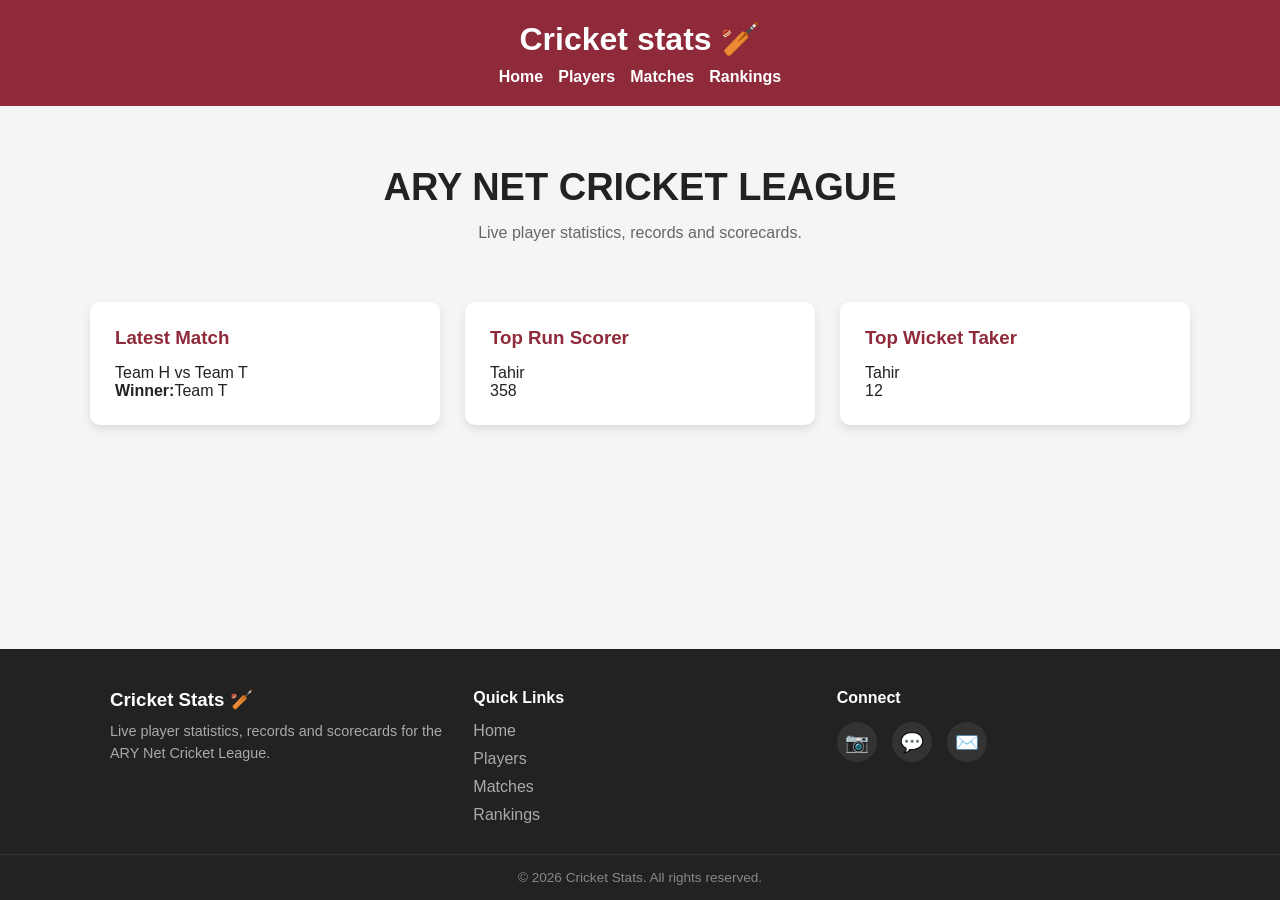
<file: index.html>
<!DOCTYPE html>
<html lang="en">
<head>
    <meta charset="UTF-8">
    <meta name="viewport" content="width=device-width, initial-scale=1.0">
    <title>Cricket stats 🏏</title>
    <link rel="stylesheet" href="style.css">
</head>
<body>
    <header>
        <h1>Cricket stats 🏏</h1>
        <nav>
            <a href="index.html">Home</a>
            <a href="players.html">Players</a>
            <a href="matches.html">Matches</a>
            <a href="rankings.html">Rankings</a>
        </nav>
    </header>

    <main>
        <section class="hero">
            <h2>ARY NET CRICKET LEAGUE</h2>
            <p>Live player statistics, records and scorecards.</p>
        </section>

        <section class="cards">
            <a href="matches.html" class="pointer">
                <div class="card">
                    <h3>Latest Match</h3>
                    <p>Team H vs Team T</p>
                    <p><strong>Winner:</strong>Team T</p>
                </div>
            </a>
            <a href="players.html">
                <div class="card">
                    <h3>Top Run Scorer</h3>
                    <p>Tahir</p>
                    <p>358</p>
                </div>
            </a>
            <a href="players.html">
                <div class="card">
                    <h3>Top Wicket Taker</h3>
                    <p>Tahir</p>
                    <p>12</p>
                </div>
            </a>
        </section>

    </main>

    <footer>
        <div class="footer-content">

            <div class="footer-about">
                <h3>Cricket Stats 🏏</h3>
                <p>Live player statistics, records and scorecards for the ARY Net Cricket League.</p>
            </div>

            <div class="footer-links">
                <h4>Quick Links</h4>
                <a href="index.html">Home</a>
                <a href="players.html">Players</a>
                <a href="matches.html">Matches</a>
                <a href="rankings.html">Rankings</a>
            </div>

            <div class="footer-socials">
                <h4>Connect</h4>
                <div class="social-icons">
                    <a href="#" target="_blank">📷</a>
                    <a href="#" target="_blank">💬</a>
                    <a href="#" target="_blank">✉️</a>
                </div>
            </div>

        </div>

        <div class="footer-bottom">
            <p>© 2026 Cricket Stats. All rights reserved.</p>
        </div>
    </footer>
    

    <script src="main.js"></script>
</body>
</html>
</file>
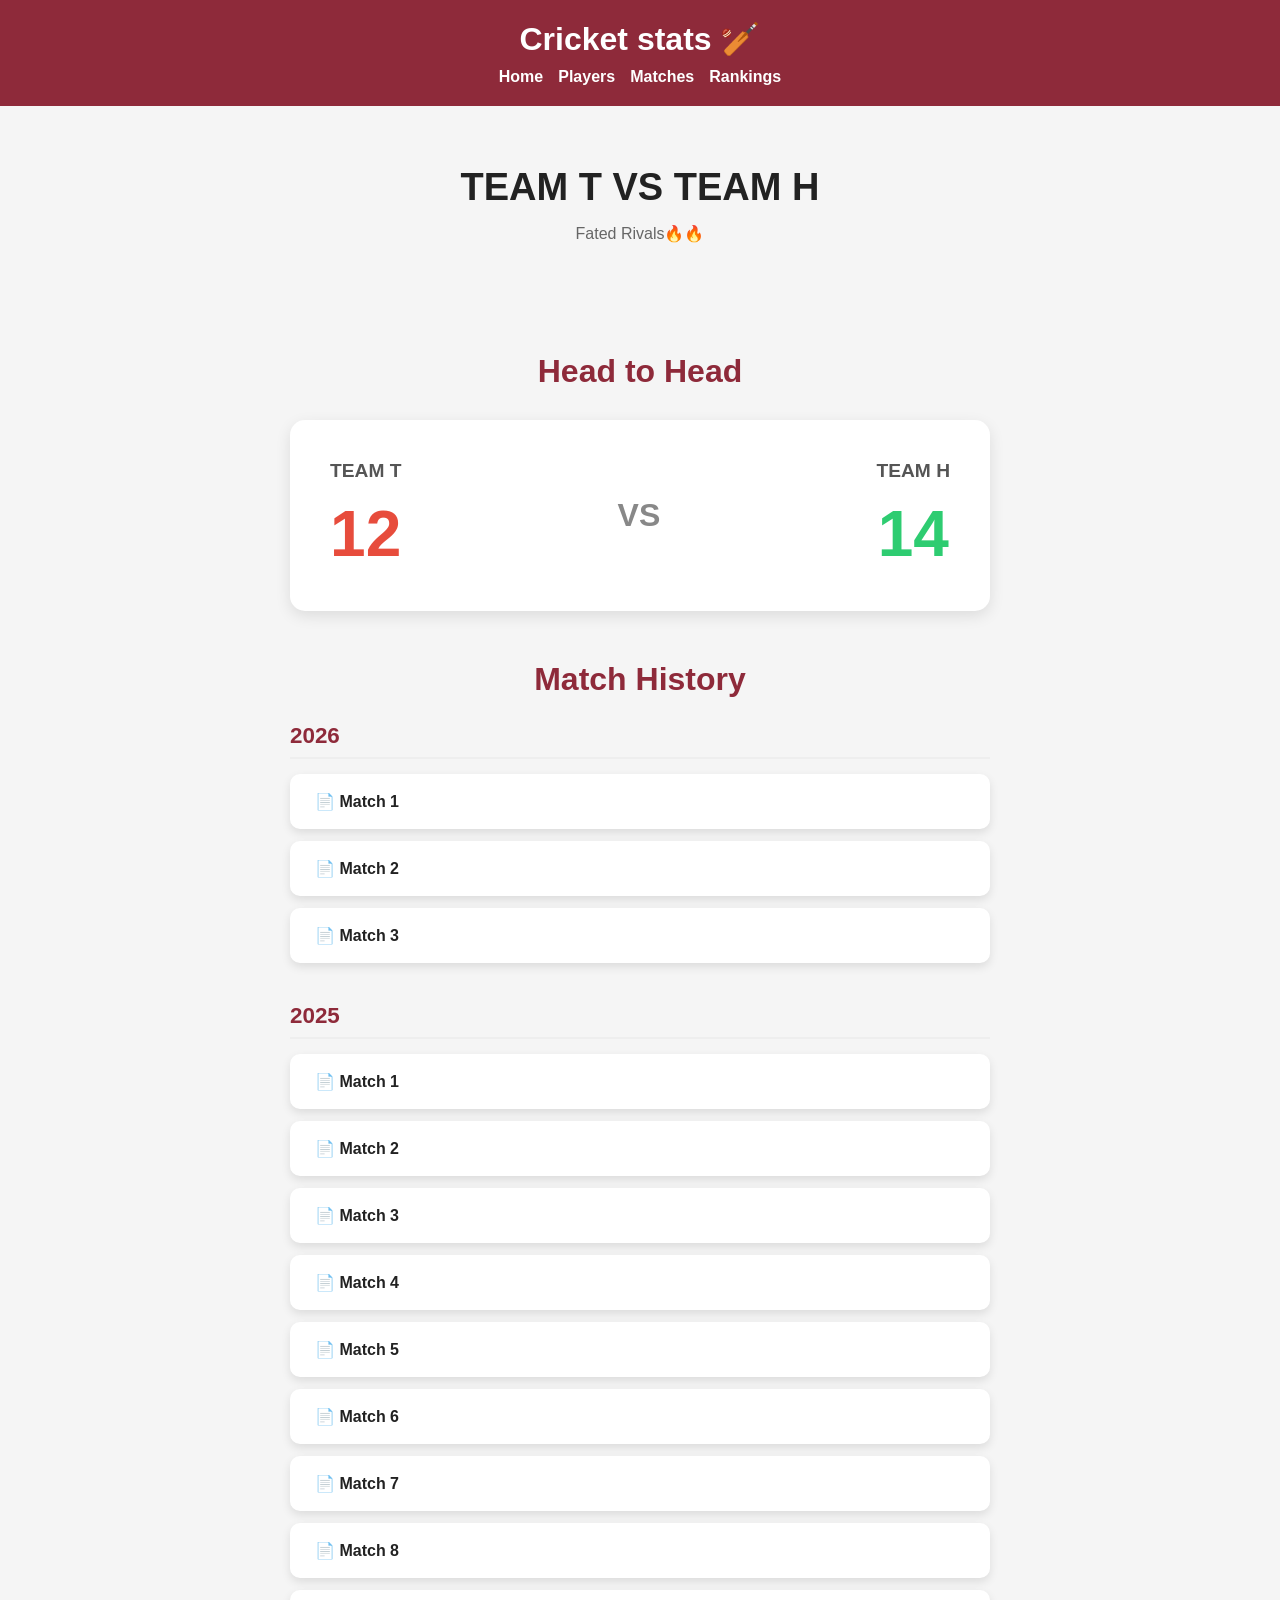
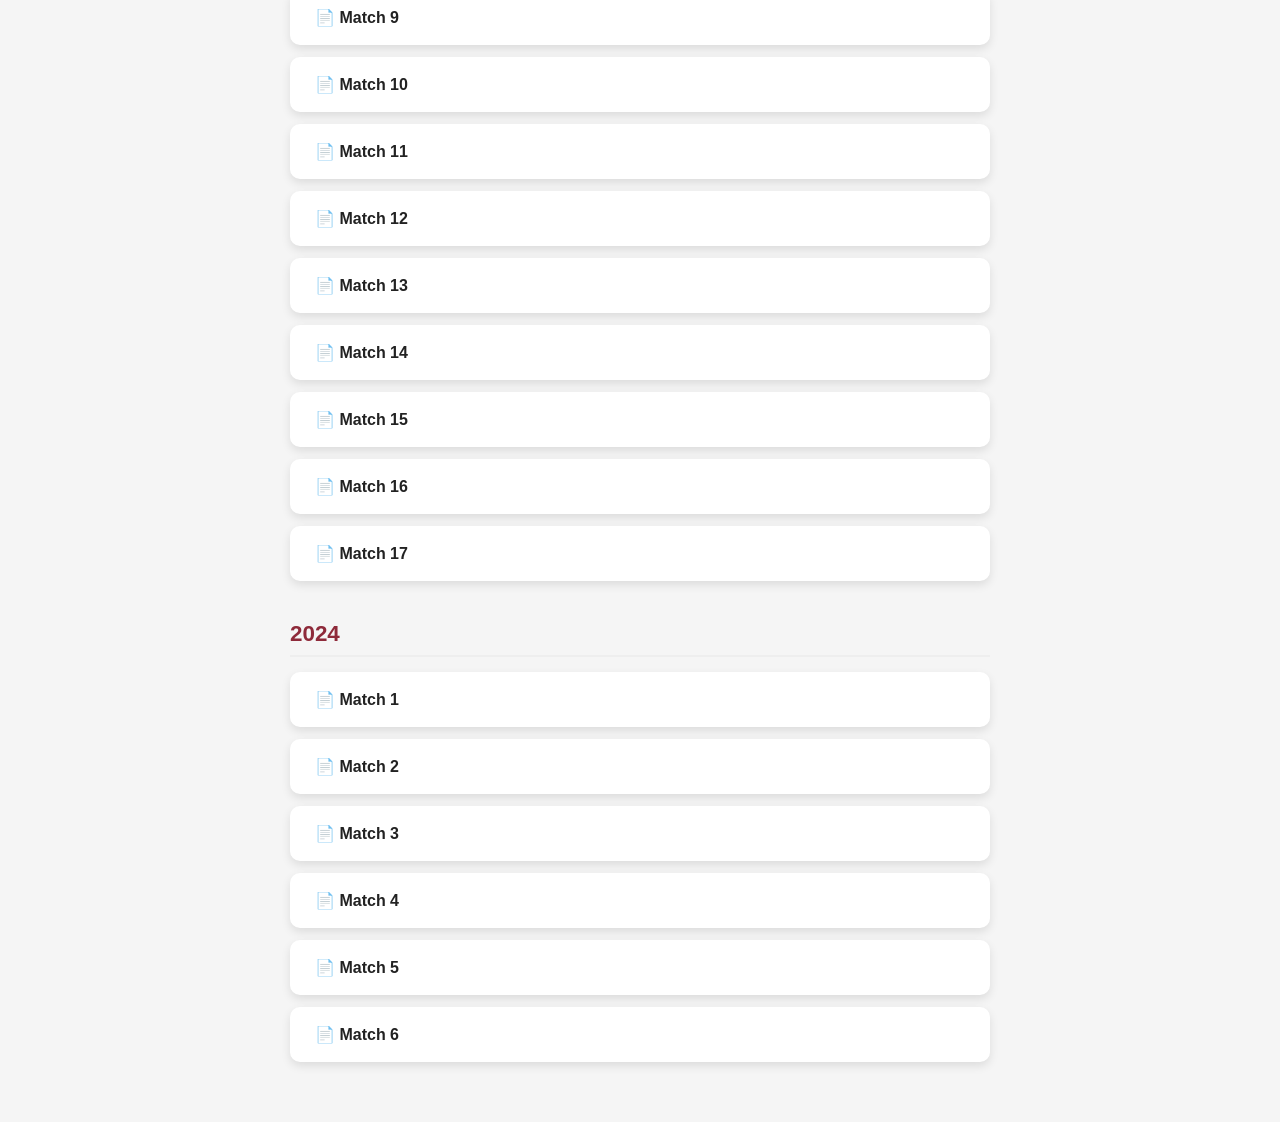
<file: matches.html>
<!DOCTYPE html>
<html lang="en">
<head>
    <meta charset="UTF-8">
    <meta name="viewport" content="width=device-width, initial-scale=1.0">
    <title>Matches</title>
    <link rel="stylesheet" href="style.css">
</head>
<body>
    <header>
        <h1>Cricket stats 🏏</h1>
        <nav>
            <a href="index.html">Home</a>
            <a href="players.html">Players</a>
            <a href="matches.html">Matches</a>
            <a href="rankings.html">Rankings</a>
        </nav>
    </header>
    <main>
        <section class="hero">
            <h2>TEAM T VS TEAM H</h2>
            <p>Fated Rivals🔥🔥</p>
        </section>
        <section class="scoreboard">

            <h2>Head to Head</h2>

            <div class="score">
                <div class="team">
                    <h3>TEAM T</h3>
                    <p class="losing" id="teamTScore">--</p>
                </div>
                <div class="vs">VS</div>
                <div class="team">
                    <h3>TEAM H</h3>
                    <p class="winning" id="teamHScore">--</p>
                </div>
            </div>

        </section>
        <section class="archive">
            <h2>Match History</h2>
            <div id="archiveContainer">
                <!-- filled in by JavaScript -->
            </div>
        </section>
    </main>
    <script src="main.js"></script>
</body>
</html>
</file>
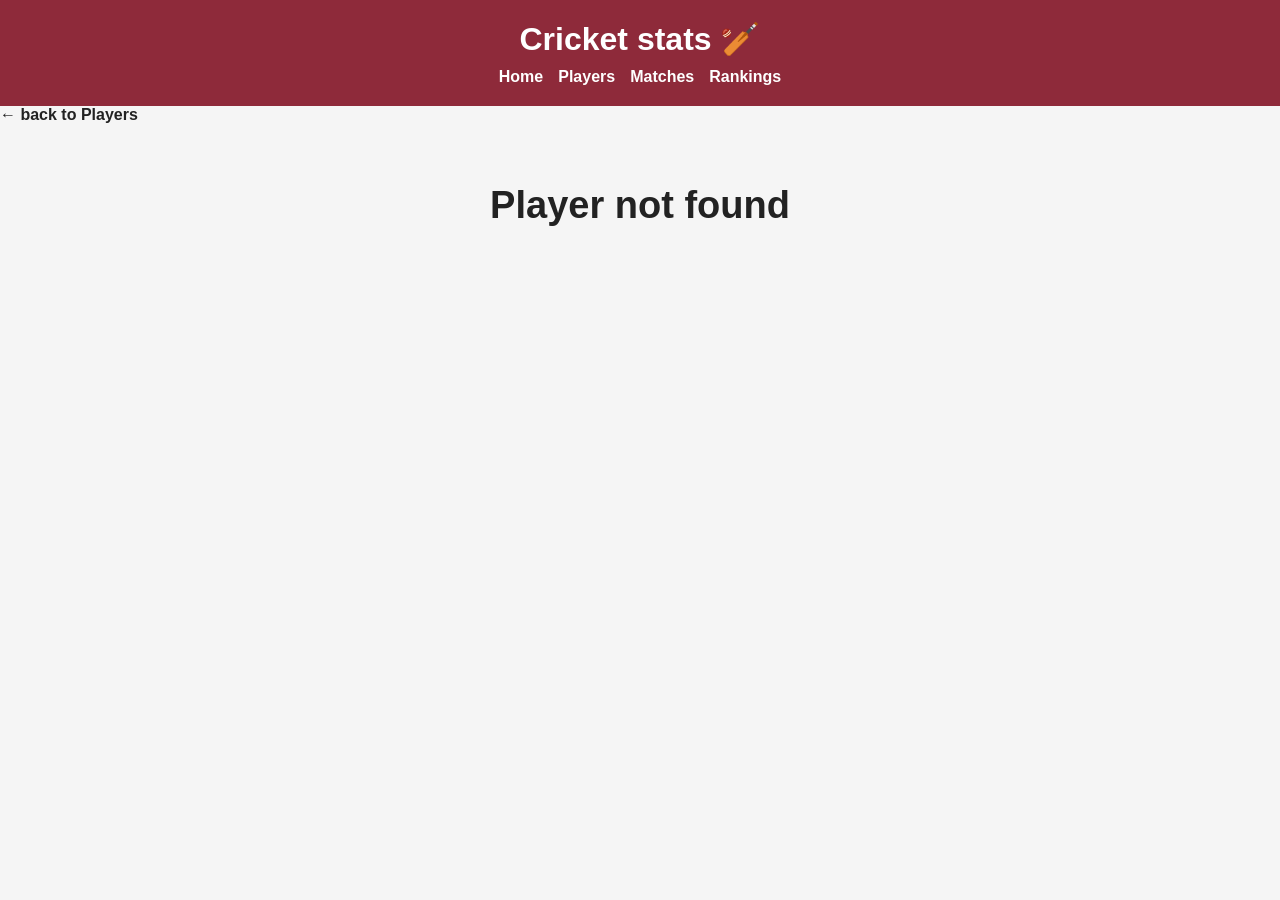
<file: player.html>
<!DOCTYPE html>
<html lang="en">
<head>
    <meta charset="UTF-8">
    <meta name="viewport" content="width=device-width, initial-scale=1.0">
    <title>Player Info</title>
    <link rel="stylesheet" href="style.css">
</head>
<body>
    <header>
        <h1>Cricket stats 🏏</h1>
        <nav>
            <a href="index.html">Home</a>
            <a href="players.html">Players</a>
            <a href="matches.html">Matches</a>
            <a href="rankings.html">Rankings</a>
        </nav>  
    </header>
    <main>
        <h4><a id="backNav" href="players.html">← back to Players</a></h4>
        <section class="hero">
            <h2>Haider</h2>
        </section>

        <section class="player-profile">
            <!-- filled in by JavaScript -->
        </section>
    </main>
    <script src="main.js"></script>
</body>
</html>
</file>
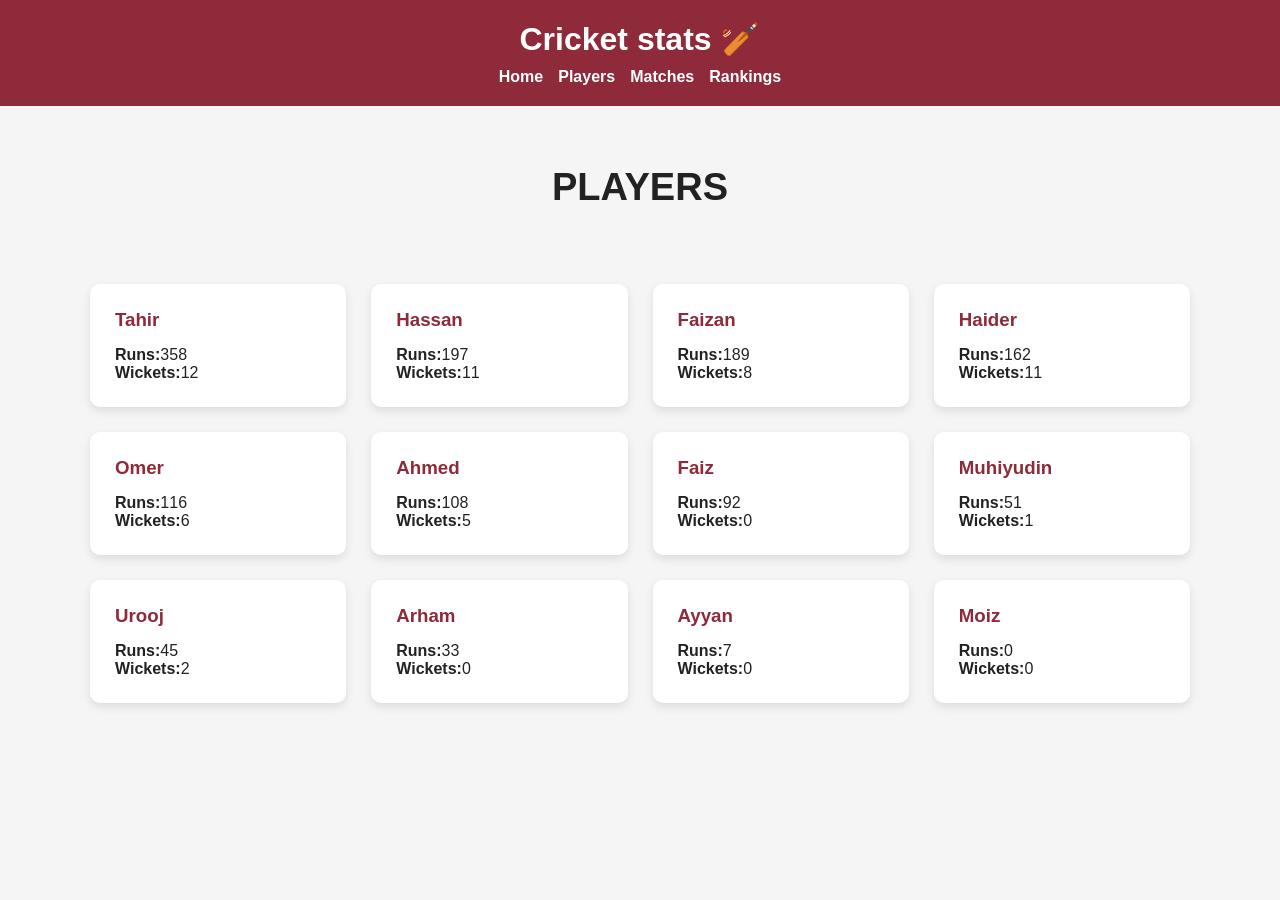
<file: players.html>
<!DOCTYPE html>
<html lang="en">
<head>
    <meta charset="UTF-8">
    <meta name="viewport" content="width=device-width, initial-scale=1.0">
    <title>Players</title>
    <link rel="stylesheet" href="style.css">
</head>
<body>
    <header>
        <h1>Cricket stats 🏏</h1>
        <nav>
            <a href="index.html">Home</a>
            <a href="players.html">Players</a>
            <a href="matches.html">Matches</a>
            <a href="rankings.html">Rankings</a>
        </nav>  
    </header>

    <main>
        <section class="hero">
            <h2>PLAYERS</h2>
        </section>

        <section class="cards" id="playersContainer">
            <!-- player cards will be inserted here by JavaScript -->
        </section>
    </main>
    <script src="main.js"></script>
</body>
</html>
</file>
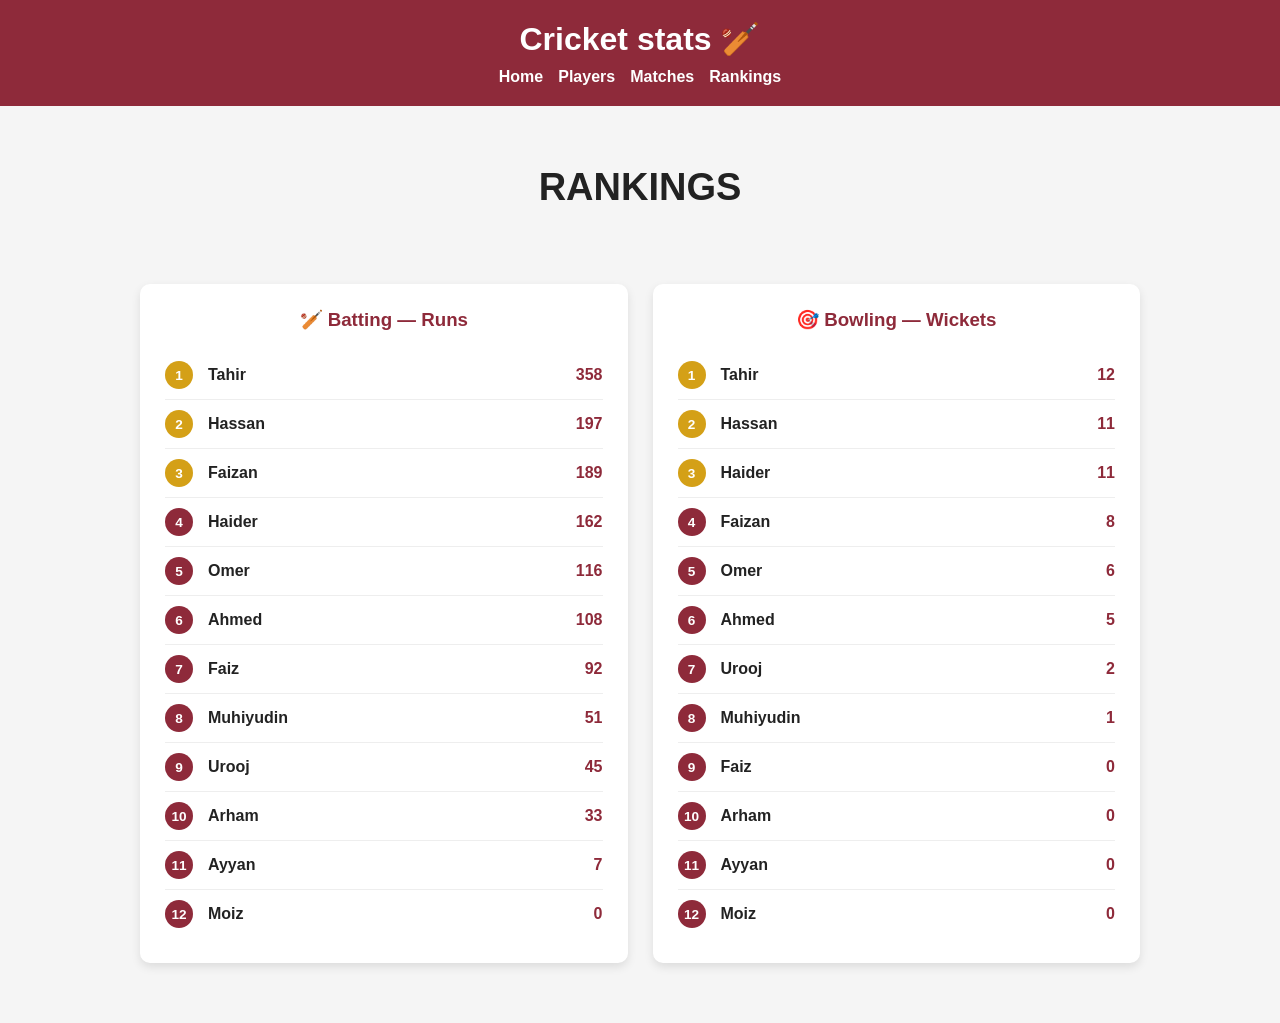
<file: rankings.html>
<!DOCTYPE html>
<html lang="en">
<head>
    <meta charset="UTF-8">
    <meta name="viewport" content="width=device-width, initial-scale=1.0">
    <title>Rankings</title>
    <link rel="stylesheet" href="style.css">
</head>
<body>
    <header>
        <h1>Cricket stats 🏏</h1>
        <nav>
            <a href="index.html">Home</a>
            <a href="players.html">Players</a>
            <a href="matches.html">Matches</a>
            <a href="rankings.html">Rankings</a>
        </nav>
    </header>

    <main>
        <section class="hero">
            <h2>RANKINGS</h2>
        </section>

        <section class="rankings">

            <div class="ranking-card">
                <h3>🏏 Batting — Runs</h3>
                <ol class="rank-list" id="battingRankings">
                    <!-- filled in by JavaScript -->
                </ol>
            </div>

            <div class="ranking-card">
                <h3>🎯 Bowling — Wickets</h3>
                <ol class="rank-list" id="bowlingRankings">
                    <!-- filled in by JavaScript -->
                </ol>
            </div>

        </section>
    </main>
    <script src="main.js"></script>
</body>
</html>
</file>
<file: style.css>
/*index.html and the same is used for a little bit of players.html*/
*{
    margin: 0;
    padding: 0;
    box-sizing: border-box;
    font-family: Arial, Helvetica, sans-serif;
}
header, main, footer{
    min-width: 0;
}
html, body{
    overflow-x: hidden;
}
body{
    display: grid;
    grid-template-rows: auto 1fr auto;
    min-height: 100vh;
    margin: 0;
    background:#f5f5f5;
    color:#222;
}
header{
    background:#8E2A3A;
    color: white;
    padding: 20px;
    display: flex;
    flex-wrap: wrap;
    justify-content: center;
    align-items: center;
    gap: 10px 20px;
}
nav{
    display: flex;
    flex-wrap: wrap;
    justify-content: center;
    gap: 8px 15px;
    flex: 1 1 100%;
    min-width: 0;
}
nav a{
    color: white;
    text-decoration: none;
    font-weight: bold;
}
nav a:hover{
    text-decoration: underline;
}
.hero{
    text-align: center;
    padding: 60px 20px;
}
.hero h2{
    font-size: 38px;
    margin-bottom: 15px;
}
.hero p{
    color:#666;
}
.cards{
    width: 90%;
    max-width: 1100px;
    margin: auto;
    display: grid;
    grid-template-columns:repeat(auto-fit,minmax(250px,1fr));
    gap: 25px;
    margin-bottom: 60px;
}
.card{
    background: white;
    padding: 25px;
    border-radius: 10px;
    box-shadow:0 4px 10px rgba(0,0,0,.1);
    transition: transform 0.25s ease, box-shadow 0.25s ease
}
.card:hover{
    transform: translateY(-8px) scale(1.03);
    box-shadow: 0 12px 24px rgba(0, 0, 0, 0.15);
    z-index: 10;
}
.card h3{
    color:#8E2A3A;
    margin-bottom:15px;
}
.pointer:hover{
    cursor: pointer;
}
footer{
    background:#222;
    color: white;
    margin-top: 60px;
}
.footer-content{
    max-width: 1100px;
    margin: 0 auto;
    padding: 40px 20px 20px;
    display: grid;
    grid-template-columns: repeat(auto-fit, minmax(200px, 1fr));
    gap: 30px;
}
.footer-content > div {
    min-width: 0;
}
.footer-about h3{
    color: white;
    margin-bottom: 10px;
}
.footer-about p{
    color: #aaa;
    font-size: 0.9rem;
    line-height: 1.5;
}
.footer-links h4,
.footer-socials h4{
    color: white;
    margin-bottom: 15px;
    font-size: 1rem;
}
.footer-links{
    display: flex;
    flex-direction: column;
}
.footer-links a{
    color: #aaa;
    text-decoration: none;
    margin-bottom: 10px;
    transition: color 0.2s ease;
}
.footer-links a:hover{
    color: white;
    text-decoration: underline;
}
.social-icons{
    display: flex;
    gap: 15px;
}
.social-icons a{
    background:#333;
    width: 40px;
    height: 40px;
    border-radius: 50%;
    display: flex;
    align-items: center;
    justify-content: center;
    text-decoration: none;
    font-size: 1.2rem;
    transition: background 0.2s ease, transform 0.2s ease;
}
.social-icons a:hover{
    background:#8E2A3A;
    transform: translateY(-4px);
}
.footer-bottom{
    text-align: center;
    padding: 15px;
    border-top: 1px solid #333;
    color: #888;
    font-size: 0.85rem;
}
/* players.html */
a{
    text-decoration: none;
    color: inherit;
}
/* player.html */

#backNav:hover{
    text-decoration: underline;
}
.player-profile{
    width:90%;
    max-width:700px;
    margin:40px auto;
    display:flex;
    flex-direction:column;
    gap:25px;
}

.player-profile .card{
    padding:25px;
}

.player-profile h3{
    margin-bottom:20px;
    color:#8E2A3A;
}

.stat-row{
    display:flex;
    justify-content:space-between;
    padding:12px 0;
    border-bottom:1px solid #eee;
}

.stat-row:last-child{
    border-bottom:none;
}

.stat-row span:first-child{
    font-weight:600;
}

.innings{
    display:flex;
    justify-content:space-evenly;
    margin-top:20px;
}

.innings span{
    background:#8E2A3A;
    color:white;
    width:45px;
    height:45px;
    border-radius:50%;
    display:flex;
    justify-content:center;
    align-items:center;
    font-weight:bold;
}
/*matches.html*/
.scoreboard{
    width:90%;
    max-width:700px;
    margin:50px auto;
    text-align:center;
}

.scoreboard h2{
    margin-bottom:30px;
    color:#8E2A3A;
    font-size:2rem;
}

.score{
    display:flex;
    justify-content:space-between;
    align-items:center;

    background:white;
    padding:40px;

    border-radius:15px;

    box-shadow:0 5px 15px rgba(0,0,0,.1);
}

.team h3{
    color:#555;
    margin-bottom:15px;
    font-size:1.2rem;
}

.team p{
    font-size:4rem;
    font-weight:bold;
}

.winning{
    color:#2ecc71;
}

.losing{
    color:#e74c3c;
}

.vs{
    font-size:2rem;
    font-weight:bold;
    color:#888;
}
/* matches.html - archive */
.archive{
    width:90%;
    max-width:700px;
    margin:50px auto 60px;
}

.archive h2{
    text-align:center;
    color:#8E2A3A;
    font-size:2rem;
    margin-bottom:25px;
}

.match-list{
    display:flex;
    flex-direction:column;
    gap:12px;
}

.match-item{
    background:white;
    padding:18px 25px;
    border-radius:10px;
    box-shadow:0 4px 10px rgba(0,0,0,.1);
    display:flex;
    justify-content:space-between;
    align-items:center;
    font-weight:600;
    transition:transform 0.2s ease, box-shadow 0.2s ease;
}

.match-item:hover{
    transform:translateX(6px);
    box-shadow:0 8px 18px rgba(0,0,0,.15);
}

.match-teams{
    color:#666;
    font-weight:400;
    font-size:0.9rem;
}
.year-block{
    margin-bottom: 40px;
}

.year-block:last-child{
    margin-bottom: 0;
}

.year-block h3{
    color:#8E2A3A;
    font-size: 1.4rem;
    margin-bottom: 15px;
    padding-bottom: 8px;
    border-bottom: 2px solid #eee;
}
/* animations */
@keyframes fadeInUp{
    from{
        opacity: 0;
        transform: translateY(20px);
    }
    to{
        opacity: 1;
        transform: translateY(0);
    }
}

@keyframes fadeIn{
    from{ opacity: 0; }
    to{ opacity: 1; }
}
.reveal{
    animation: fadeInUp linear both;
    animation-timeline: view();
    animation-range: entry 0% entry 40%;
}

@keyframes fadeInUp{
    from{
        opacity: 0;
        transform: translateY(30px);
    }
    to{
        opacity: 1;
        transform: translateY(0);
    }
}

/* hero text has no hover effect, so transform is safe here */
.hero h2,
.hero p{
    animation: fadeInUp 0.6s ease both;
}
.hero p{
    animation-delay: 0.15s;
}

/* cards/items already have hover transforms, so only fade opacity, no transform */
.cards .card,
.match-item,
.player-profile .card{
    animation: fadeIn 0.5s ease both;
}
.cards a:nth-child(1) .card{ animation-delay: 0.05s; }
.cards a:nth-child(2) .card{ animation-delay: 0.15s; }
.cards a:nth-child(3) .card{ animation-delay: 0.25s; }
.cards a:nth-child(4) .card{ animation-delay: 0.35s; }
.cards a:nth-child(5) .card{ animation-delay: 0.45s; }
.cards a:nth-child(6) .card{ animation-delay: 0.55s; }

.footer-content > div{
    animation: fadeIn 0.6s ease both;
}
/* rankings.html */
.rankings{
    width:90%;
    max-width:1000px;
    margin:0 auto 60px;
    display:grid;
    grid-template-columns:repeat(auto-fit,minmax(320px,1fr));
    gap:25px;
}

.ranking-card{
    background:white;
    border-radius:10px;
    box-shadow:0 4px 10px rgba(0,0,0,.1);
    padding:25px;
}

.ranking-card h3{
    color:#8E2A3A;
    margin-bottom:20px;
    text-align:center;
}

.rank-list{
    list-style:none;
}

.rank-list li{
    display:flex;
    align-items:center;
    padding:10px 0;
    border-bottom:1px solid #eee;
}

.rank-list li:last-child{
    border-bottom:none;
}

.rank-pos{
    width:28px;
    height:28px;
    background:#8E2A3A;
    color:white;
    border-radius:50%;
    display:flex;
    align-items:center;
    justify-content:center;
    font-weight:bold;
    font-size:0.85rem;
    margin-right:15px;
    flex-shrink:0;
}

.rank-name{
    flex:1;
    font-weight:600;
}

.rank-stat{
    font-weight:bold;
    color:#8E2A3A;
}

/* highlight the top 3 a bit */
.rank-list li:nth-child(-n+3) .rank-pos{
    background:#d4a017;
}
.ranking-card{
    background:white;
    border-radius:10px;
    box-shadow:0 4px 10px rgba(0,0,0,.1);
    padding:25px;
    transition: transform 0.25s ease, box-shadow 0.25s ease;
    animation: fadeIn 0.5s ease both;
}

.ranking-card:hover{
    transform: translateY(-8px) scale(1.03);
    box-shadow: 0 12px 24px rgba(0, 0, 0, 0.15);
}
/* ===== RESPONSIVE ===== */

/* Tablet and below */
@media (max-width: 768px){
    nav a{
        margin: 0;
        font-size: 0.9rem;
    }
    body{
        min-height: auto;
    }
    footer{
        margin-top: 40px;
    }
    .hero h2{
        font-size: 30px;
    }
    .score{
        flex-direction: column;
        gap: 25px;
        padding: 30px 20px;
    }
}

/* Phone */
@media (max-width: 480px){
    .cards, .rankings{
        grid-template-columns: 1fr;
    }
    .hero h2{
        font-size: 24px;
    }
    .hero p{
        font-size: 0.9rem;
    }
    .cards, .rankings{
        width: 95%;
    }
    .card, .ranking-card{
        padding: 18px;
    }
    .team p{
        font-size: 3rem;
    }
    .match-item{
        padding: 14px 18px;
        font-size: 0.9rem;
    }
    .footer-content{
        text-align: center;
    }
    .social-icons{
        justify-content: center;
    }
    .player-profile{
        width: 95%;
    }
    .innings{
        flex-wrap: wrap;
        gap: 10px;
    }
    .innings span{
        width: 38px;
        height: 38px;
        font-size: 0.85rem;
    }
}
</file>
